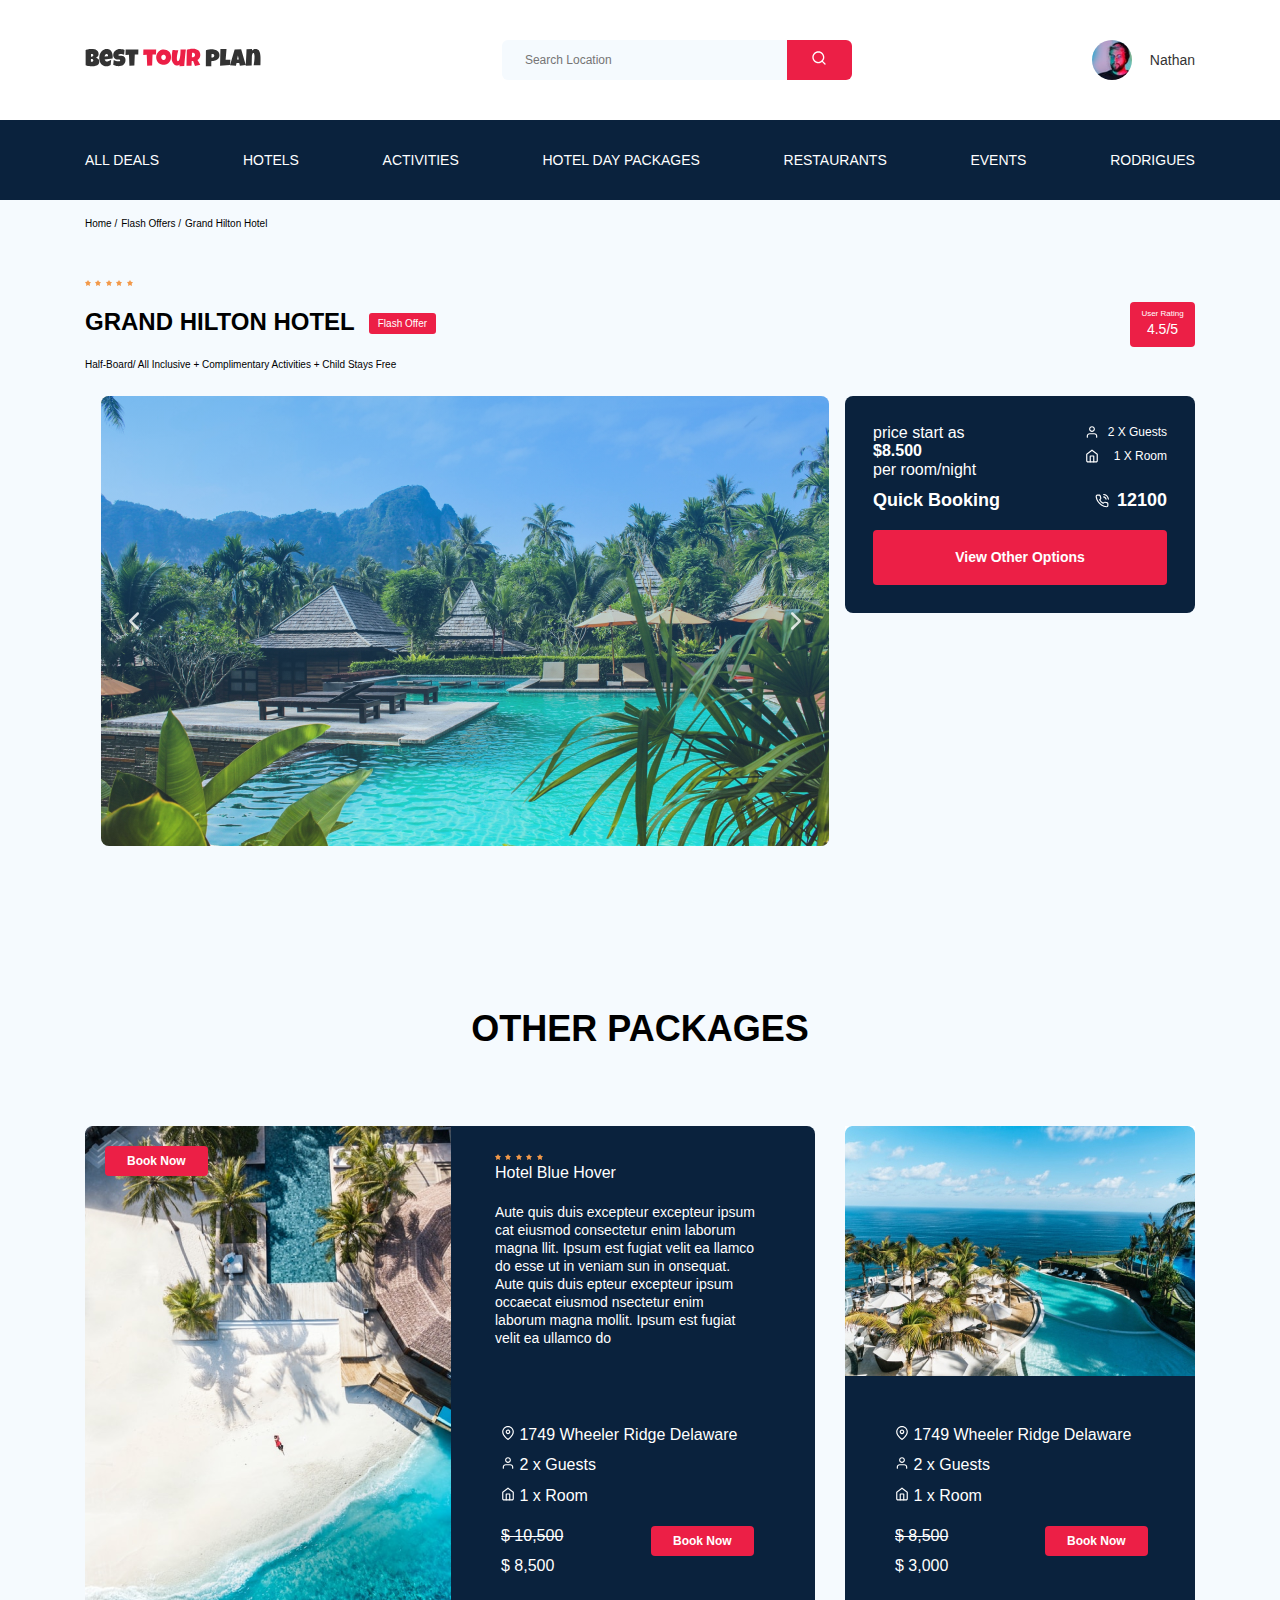
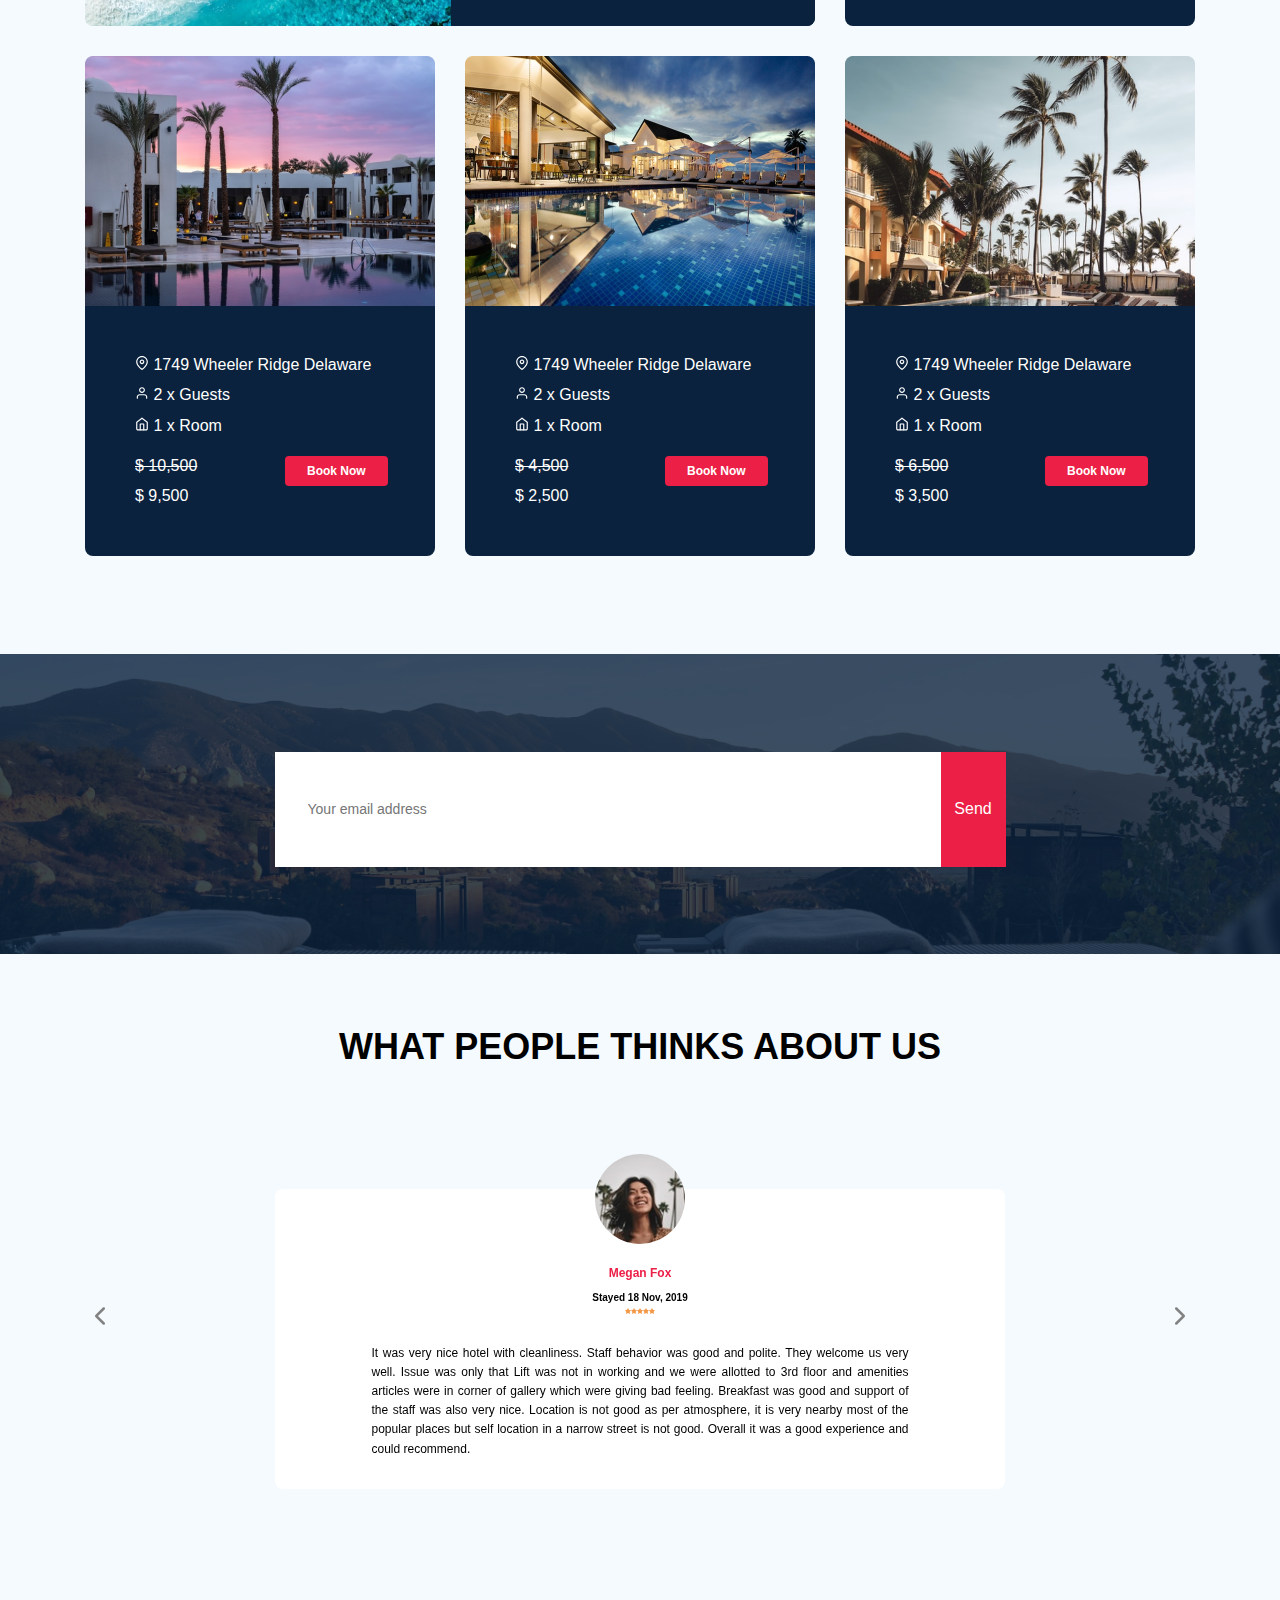
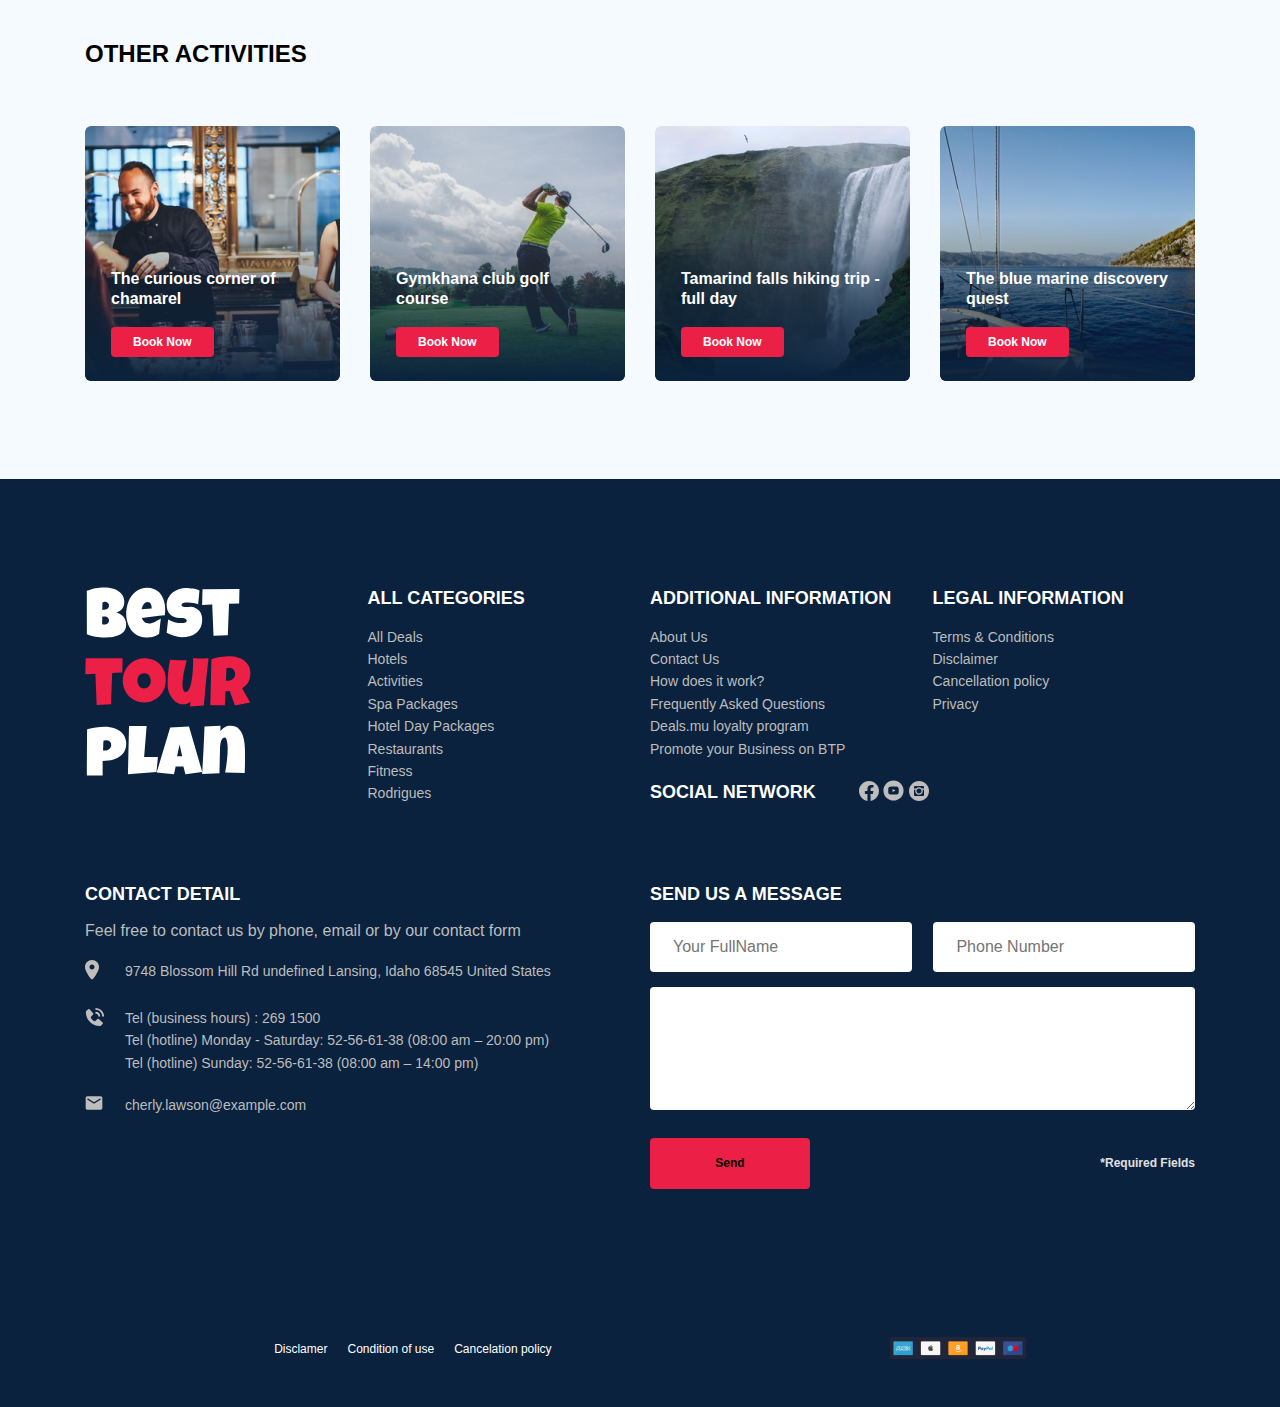
<file: index.html>
<!DOCTYPE html>
<html lang="en">
  <head>
    <meta charset="UTF-8" />
    <meta name="viewport" content="width=device-width, initial-scale=1.0" />
    <title>Best Tour Plan - Hotel Booking</title>
    <link
      href="https://fonts.googleapis.com/css2?family=Mulish:ital,wght@0,400;1,700&family=Nunito:wght@400;700;800&display=swap"
      rel="preload"
    />
    <link rel="stylesheet" href="css/swiper-bundle.min.css" />
    <link rel="stylesheet" href="css/style.css" />
  </head>
  <body>
    <header class="navbar navbar__mobile_fixed">
      <div class="container">
        <div class="navbar-top">
          <a href="#" class="logo">
            <img
              src="img/horizontal-logo.svg"
              alt="Logo: Best Tour Plan"
              class="logo__img"
            />
          </a>
          <form action="#" class="search navbar__search navbar__search_mobile_hidden">
            <input
              type="text"
              class="search__input"
              placeholder="Search Location"
            />
            <button class="search__button">
              <img src="img/search.svg" alt="Icon: search" />
            </button>
          </form>
          <a href="#" class="user navbar__user navbar__user_mobile_hidden">
            <img
              src="img/user_avatar.jpeg"
              alt="avatar:Nathan"
              class="user__avatar"
            />
            <span class="user__name">Nathan</span>
          </a>
          <!-- user -->
          <button class="menu-button navbar-top__menu-button">
            <span class="menu-button__line"></span>
            <span class="menu-button__line"></span>
            <span class="menu-button__line"></span>
          </button>
          <!-- navbar-top -->
        </div>
        <!-- navbar-menu -->
      </div>
      <!-- container -->
      <div class="navbar-bottom">
        <div class="container">
          <ul class="navbar-menu">
            <li class="navbar-menu__item navbar-menu__item_mobile_visible">
              <a href="#" class="user navbar__user_mobile_visible">
                <img src="img/user_avatar.jpeg" alt="Avatar:Nathan" class="user__avatar">
                <span class="user__name user__name_light">Nathan</span>
              </a>
            </li>
            <li class="navbar-menu__item navbar-menu__item_mobile_visible">
              <form action="#" class="search navbar__search navbar__search_mobile_visible">
                <input type="text" class="search__input"placeholder="Search Location">
                <button class="search__button"></button>
              </a>
            </li>
            <li class="navbar-menu__item">
              <a href="#" class="navbar-menu__link">All Deals</a>
            </li>
            <li class="navbar-menu__item">
              <a href="#" class="navbar-menu__link">Hotels</a>
            </li>
            <li class="navbar-menu__item">
              <a href="#" class="navbar-menu__link">Activities</a>
            </li>
            <li class="navbar-menu__item">
              <a href="#" class="navbar-menu__link">Hotel Day Packages</a>
            </li>
            <li class="navbar-menu__item">
              <a href="#" class="navbar-menu__link">Restaurants</a>
            </li>
            <li class="navbar-menu__item">
              <a href="#" class="navbar-menu__link">Events</a>
            </li>
            <li class="navbar-menu__item">
              <a href="#" class="navbar-menu__link">Rodrigues</a>
            </li>
          </ul>
          <!-- /.navbar-menu -->
        </div>
        <!-- container -->
      </div>
      <!-- navbar-bottom -->
    </header>
    <nav class="breadcrumb">
      <div class="container">
        <ul class="breadcrumb-list">
          <li class="breadcrumb-list__item">
            <a href="#" class="breadcrumb-list__link">Home</a>
          </li>
          <li class="breadcrumb-list__item">
            <a href="#" class="breadcrumb-list__link">Flash Offers</a>
          </li>
          <li class="breadcrumb-list__item">Grand Hilton Hotel</li>
        </ul>
      </div>
      <!-- /.container -->
    </nav>
    <!-- /.breadcrumb -->
    <section class="hotel">
      <div class="container">
        <div class="hotel-info">
          <div class="hotel-info__text">
            <div class="hotel-wrapper">
              <div class="stars">
                <img src="img/star.svg" alt="star" />
                <img src="img/star.svg" alt="star" />
                <img src="img/star.svg" alt="star" />
                <img src="img/star.svg" alt="star" />
                <img src="img/star.svg" alt="star" />
              </div>
              <h1 class="hotel-name hotel-info__name">GRAND HILTON HOTEL</h1>
              <span class="offer hotel-info__offer">Flash Offer</span>
            </div>
            <p class="hotel-description hotel-info__description">
              Half-Board/ All Inclusive + Complimentary Activities + Child Stays
              Free
            </p>
          </div>
          <!-- hotel-info__left -->
          <div data-toggle="modal" data-href="#rating-modal"class="rating hotel-info__rating">
            <span class="rating__text">User Rating</span>
            <span class="rating__counter">4.5/5</span>
          </div>
          <!-- hotel-info__right -->
        </div>
        <!-- /.hotel-info -->
        <div class="hotel-grid">
          <!-- Slider main container -->
          <div class="swiper-container hotel-slider hotel__slider">
            <div class="swiper-wrapper">
              <!-- Slides -->
              <div class="swiper-slide hotel-slider__item">
                <img class="swiper-slide__image" src="img/slide-1.jpg" alt="" />
              </div>
              <div class="swiper-slide hotel-slider__item">
                <img class="swiper-slide__image" src="img/slide-2.jpg" alt="" />
              </div>
              <div class="swiper-slide hotel-slider__item">
                <img class="swiper-slide__image" src="img/slide-3.jpg" alt="" />
              </div>
              <div class="swiper-slide hotel-slider__item">
                <img class="swiper-slide__image" src="img/slide-4.jpg" alt="" />
              </div>
              <div class="swiper-slide hotel-slider__item">
                <img class="swiper-slide__image" src="img/slide-5.jpg" alt="" />
              </div>
              <div class="swiper-slide hotel-slider__item">
                <img class="swiper-slide__image" src="img/slide-6.jpg" alt="" />
              </div>
            </div>
            <!-- swiper-wrapper -->
            <div class="hotel-slider__button hotel-slider__button--prev"></div>
            <div class="hotel-slider__button hotel-slider__button--next"></div>
          </div>
          <!-- /.swiper-container -->
          <div class="hotel-right">
            <div class="booking">
              <div class="booking__info">
                <div class="booking__price">
                  <span class="booking__start">price start as</span>
                  <strong class="booking__pricretag">$8.500</strong>
                  <span class="booking__per-room">per room/night</span>
                </div>
                <!-- .booking__price -->
                <div class="booking-room">
                  <div class="booking__text">
                    <img
                      src="img/user.svg"
                      alt="icone:user"
                      class="booking__icon"
                    />
                    <span class="booking__description">2 X Guests</span>
                  </div>
                  <div class="booking__text">
                    <img
                      src="img/home.svg"
                      alt="icone:home"
                      class="booking__icon"
                    />
                    <span class="booking__description">1 X Room</span>
                  </div>
                </div>
                <!-- .booking__room -->
              </div>
              <!-- /.booking-info -->
              <div class="booking__call-center">
                <span class="booking__heading">Quick Booking</span>
                <a href="tel:12100" class="booking__number">
                  <img src="img/phone-call.svg" alt="icon: phon" />
                  <span class="booking__num">12100</span>
                </a>
              </div>
              <!-- /.call-center -->
              <button data-toggle="modal" data-href="#booking-modal" class="button booking__button">View Other Options</button>
            </div>
            <!-- /.booking -->
            <div class="map">
              <iframe
                src="https://www.google.com/maps/embed?pb=!1m18!1m12!1m3!1d3952.0413263625383!2d98.29254741513954!3d7.890745494315366!2m3!1f0!2f0!3f0!3m2!1i1024!2i768!4f13.1!3m3!1m2!1s0x30503b7bfcd9f903%3A0xf7065fac1e3d7c48!2sDoubleTree%20by%20Hilton%20Phuket%20Banthai%20Resort!5e0!3m2!1sru!2sru!4v1600782963977!5m2!1sru!2sru"
                width="100%"
                height="213"
                frameborder="0"
                style="border: 0"
                allowfullscreen=""
                aria-hidden="false"
                tabindex="0"
              ></iframe>
            </div>
            <!-- .map -->
          </div>
          <!-- .hotel-right -->
        </div>
        <!-- /.hotel-grid -->
      </div>
      <!-- /.container -->
    </section>
        <section class="packages">
          <div class="container">
            <h2 class="packages__title">Other Packages</h2>
            <div class="packages__grid">
              <div class="packages__card packages__card--first">
                <img src="img/package-1.jpeg" class="packages__card-image" alt="package-1" />
                <button class="packages__card-button packages__card-button--first">Book Now</button>
              </div>
              <div class="packages__card packages__card--seconde">
                <div class="packages__card-main packages__card-main--second ">
                  <div class="package__rating">
                    <img src="img/star.svg" alt="star" />
                    <img src="img/star.svg" alt="star" />
                    <img src="img/star.svg" alt="star" />
                    <img src="img/star.svg" alt="star" />
                    <img src="img/star.svg" alt="star" />
                  </div>
                  <span class="packags__card-title">Hotel Blue Hover</span>
                  <p class="packages__card-text">
                    Aute quis duis excepteur excepteur ipsum cat eiusmod consectetur
                    enim laborum magna llit. Ipsum est fugiat velit ea llamco do
                    esse ut in veniam sun in onsequat. Aute quis duis epteur
                    excepteur ipsum occaecat eiusmod nsectetur enim laborum magna
                    mollit. Ipsum est fugiat velit ea ullamco do
                  </p>
                </div>
                <div class="packages__card-footer">
                  <div class="place">
                    <img src="img/map-pin.svg" alt="" />
                    <span class="packag__span">1749 Wheeler Ridge Delaware</span>
                  </div>
                  <div class="gests">
                    <img src="img/user.svg" alt="icon:user" />
                    <span class="gests">2 x Guests</span>
                  </div>
                  <div class="room">
                    <img src="img/home.svg" alt="icone:home" />
                    <span class="home">1 x Room</span>
                  </div>
                  <div class="old-price"><s>$ 10,500</s></div>
                  <div class="new-price">$ 8,500</div>
                </div>
                <button class="packages__card-button">Book Now</button>
              </div>
        
              <div class="packages__card packages__card--other">
                <div class="packages__card-main">
                  <img src="img/package-2.jpeg" alt="package-3" />
                </div>
                <div class="packages__card-footer">
                  <div class="place">
                    <img src="img/map-pin.svg" alt="" />
                    <span class="packag__span">1749 Wheeler Ridge Delaware</span>
                  </div>
                  <div class="gests">
                    <img src="img/user.svg" alt="icon:user" />
                    <span class="gests">2 x Guests</span>
                  </div>
                  <div class="room">
                    <img src="img/home.svg" alt="icone:home" />
                    <span class="home">1 x Room</span>
                  </div>
                  <div class="old-price"><s>$ 8,500</s></div>
                  <div class="new-price">$ 3,000</div>
                </div>
                <button class="packages__card-button">Book Now</button>
              </div>
              <div class="packages__card packages__card--other">
                <div class="packages__card-main">
                  <img src="img/package-3.jpeg" alt="package-4" />
                </div>
                <div class="packages__card-footer">
                  <div class="place">
                    <img src="img/map-pin.svg" alt="" />
                    <span class="packag__span">1749 Wheeler Ridge Delaware</span>
                  </div>
                  <div class="gests">
                    <img src="img/user.svg" alt="icon:user" />
                    <span class="gests">2 x Guests</span>
                  </div>
                  <div class="room">
                    <img src="img/home.svg" alt="icone:home" />
                    <span class="home">1 x Room</span>
                  </div>
                  <div class="old-price"><s>$ 10,500</s></div>
                  <div class="new-price">$ 9,500</div>
                </div>
                <button class="packages__card-button">Book Now</button>
              </div>
        
              <div class="packages__card packages__card--other">
                <div class="packages__card-main">
                  <img src="img/package-4.jpeg" alt="package-5" />
                </div>
                <div class="packages__card-footer">
                  <div class="place">
                    <img src="img/map-pin.svg" alt="" />
                    <span class="packag__span">1749 Wheeler Ridge Delaware</span>
                  </div>
                  <div class="gests">
                    <img src="img/user.svg" alt="icon:user" />
                    <span class="gests">2 x Guests</span>
                  </div>
                  <div class="room">
                    <img src="img/home.svg" alt="icone:home" />
                    <span class="home">1 x Room</span>
                  </div>
                  <div class="old-price"><s>$ 4,500</s></s></div>
                  <div class="new-price">$ 2,500</div>
                </div>
                <button class="packages__card-button">Book Now</button>
              </div>
              <div class="packages__card packages__card--other">
                <div class="packages__card-main">
                  <img src="img/package-5.jpeg" alt="package-6" />
                </div>
                <div class="packages__card-footer">
                  <div class="place">
                    <img src="img/map-pin.svg" alt="" />
                    <span class="packag__span">1749 Wheeler Ridge Delaware</span>
                  </div>
                  <div class="gests">
                    <img src="img/user.svg" alt="icon:user" />
                    <span class="gests">2 x Guests</span>
                  </div>
                  <div class="room">
                    <img src="img/home.svg" alt="icone:home" />
                    <span class="home">1 x Room</span>
                  </div>
                  <div class="old-price"><s>$ 6,500</s></div>
                  <div class="new-price">$ 3,500</div>
                </div>
                <button class="packages__card-button">Book Now</button>
              </div>
              <!-- .card -->
            </div>
            <!-- .packages-wrapper -->
          </div>
          <!-- .container -->
        </section>
          <!-- package -->
    <section class="newsletter">
      <div class="newsletter-wrapper">
        <h2 class="newsletter-title newsletter__title">
          subsribe to our
          <span class="newsletter-title__strong">newsletter</span>
        </h2>
        <form action="#" class="subscribe newsletter__subscribe">
          <input
            type="text"
            class="subscribe__input"
            placeholder="Your email address"
          />
          <button class="subscribe__button">Send</button>
        </form>
      </div>
      <!--/.newsletter-wrapper  -->
    </section>
    <!-- /newsletter-->
    <section class="reviews">
      <div class="container">
        <h2 class="reviews__title">What people thinks about us</h2>
        <div class="swiper-container reviews-slider">
          <!-- swiper-wrapper -->
          <div class="swiper-wrapper">
            <div class="swiper-slide">
              <div class="reviews-slider__item">
                <div class="reviews-slider__profile">
                  <img
                    src="img/reviews-avatar.jpeg"
                    alt="Photo: Megan Fox"
                    class="reviews-slider__avatar"
                  />
                  <h3 class="reviews-slider__username">Megan Fox</h3>
                  <span class="reviews-slider__date">Stayed 18 Nov, 2019</span>
                  <div class="reviews-slider__rating">
                    <img src="img/star.svg" alt="star" />
                    <img src="img/star.svg" alt="star" />
                    <img src="img/star.svg" alt="star" />
                    <img src="img/star.svg" alt="star" />
                    <img src="img/star.svg" alt="star" />
                  </div>
                  <!-- /.reviews-slider__rating -->
                </div>
                <!-- /.reviews-slider__profile -->
                <p class="reviews-slider__text">
                  It was very nice hotel with cleanliness. Staff behavior was
                  good and polite. They welcome us very well. Issue was only
                  that Lift was not in working and we were allotted to 3rd floor
                  and amenities articles were in corner of gallery which were
                  giving bad feeling. Breakfast was good and support of the
                  staff was also very nice. Location is not good as per
                  atmosphere, it is very nearby most of the popular places but
                  self location in a narrow street is not good. Overall it was a
                  good experience and could recommend.
                </p>
              </div>
              <!-- reviews-slider__item -->
            </div>
            <!-- swiper-slide -->
            <div class="swiper-slide">
              <div class="reviews-slider__item">
                <div class="reviews-slider__profile">
                  <img
                    src="img/reviews-avatar-1.jpeg"
                    alt="Photo: Megan Fox"
                    class="reviews-slider__avatar"
                  />
                  <h3 class="reviews-slider__username">Djim Duggan</h3>
                  <span class="reviews-slider__date">Stayed 28 Dec, 2019</span>
                  <div class="reviews-slider__rating">
                    <img src="img/star.svg" alt="star" />
                    <img src="img/star.svg" alt="star" />
                    <img src="img/star.svg" alt="star" />
                    <img src="img/star.svg" alt="star" />
                    <img src="img/star.svg" alt="star" />
                  </div>
                  <!-- /.reviews-slider__rating -->
                </div>
                <!-- /.reviews-slider__profile -->
                <p class="reviews-slider__text">
                  It was very nice hotel with cleanliness. Staff behavior was
                  good and polite. They welcome us very well. Issue was only
                  that Lift was not in working and we were allotted to 3rd floor
                  and amenities articles were in corner of gallery which were
                  giving bad feeling. Breakfast was good and support of the
                  staff was also very nice. Location is not good as per
                  atmosphere, it is very nearby most of the popular places but
                  self location in a narrow street is not good. Overall it was a
                  good experience and could recommend.
                </p>
              </div>
              <!-- reviews-slider__item -->
            </div>
            <!-- swiper-slide -->
          </div>
          <div
            class="reviews-slider__button reviews-slider__button--prev"
          ></div>
          <div
            class="reviews-slider__button reviews-slider__button--next"
          ></div>
        </div>
        <!-- /.reviews-slider -->
      </div>
      <!-- container -->
    </section>
    <!-- /.review -->
    <section class="activities">
      <div class="container">
        <h2 class="activities__title">Other Activities</h2>

        <div class="activities-wrapper">
          <div class="card activities__card">
            <img
              src="img/activ-1.jpg"
              alt="The curious corner of chamarel"
              class="card__image"
            />
            <h3 class="card__title">The curious corner of chamarel</h3>
            <button class="card__button">Book Now</button>
          </div>
          <!-- ./card -->
          <div class="card activities__card">
            <img
              src="img/activ-2.jpg"
              alt="Gymkhana club golf course"
              class="card__image"
            />
            <h3 class="card__title">Gymkhana club golf course</h3>
            <button class="card__button">Book Now</button>
          </div>
          <!-- ./card -->
          <div class="card activities__card">
            <img
              src="img/activ-3.jpg"
              alt="Tamarind falls hiking trip - full day"
              class="card__image"
            />
            <h3 class="card__title">Tamarind falls hiking trip - full day</h3>
            <button class="card__button">Book Now</button>
          </div>
          <!-- ./card -->
          <div class="card activities__card">
            <img
              src="img/activ-4.jpg"
              alt="The blue marine discovery quest"
              class="card__image"
            />
            <h3 class="card__title">The blue marine discovery quest</h3>
            <button class="card__button">Book Now</button>
          </div>
          <!-- ./card -->
        </div>
        <!-- activities-wrapper -->
      </div>
      <!-- /.container -->
    </section>
    <!-- section-activities -->
    <footer class="footer">
      <div class="container">
        <div class="footer-wrapper">
          <img src="img/vertical-logo.svg" alt="Logo:Best Tour Plan"
           class="logo footer__logo">
           <div class="footer__list footer__categories">
            <h3 class="footer__title">ALL CATEGORIES</h3>
            <ul class="footer__ul">
              <li class="footer__item"><a href="#" class="footer__link">
               All Deals
              </a></li>
              <li class="footer__item"><a href="#" class="footer__link"> Hotels</a></li>
              <li class="footer__item"><a href="#" class="footer__link"> Activities</a></li>
              <li class="footer__item"><a href="#" class="footer__link"> Spa Packages
              </a></li>
              <li class="footer__item"><a href="#" class="footer__link">Hotel Day Packages
              </a></li>
              <li class="footer__item"><a href="#" class="footer__link"> Restaurants
              </a></li>
              <li class="footer__item"><a href="#" class="footer__link">Fitness</a></li>
              <li class="footer__item"><a href="#" class="footer__link"> Rodrigues</a></li>
            </ul>
            <!-- footer__ul -->
           </div>
           <!-- /.footer__list -->
            <div class="footer__list footer__additional">
              <h3 class="footer__title">ADDITIONAL INFORMATION</h3>
              <ul class="footer__ul">
                <li class="footer__item"><a href="#" class="footer__link">
                    About Us
                  </a></li>
                <li class="footer__item"><a href="#" class="footer__link">Contact Us</a></li>
                <li class="footer__item"><a href="#" class="footer__link">How does it work?</a></li>
                <li class="footer__item"><a href="#" class="footer__link">Frequently Asked Questions
                  </a></li>
                <li class="footer__item"><a href="#" class="footer__link">Deals.mu loyalty program
                  </a></li>
                <li class="footer__item"><a href="#" class="footer__link">
                Promote your Business on BTP
                  </a></li>
              </ul>
              <!-- footer__ul -->
            </div>
            <!-- /.footer__list -->
            <div class="footer__social-network">
             <h3 class="footer__title footer__title--inline">Social Network</h3>
             <div class="footer__social-links">
              <a href="#" class="footer__link"><img src="img/facebook.svg" alt="icon:facebook"></a>
              <a href="#" class="footer__link"><img src="img/youtube.svg" alt="icon:youtube"></a>
              <a href="#" class="footer__link"><img src="img/instagram.svg" alt="icon:instagram" ></a>
             </div>
            </div>
            <!-- footer__social-network -->
            <div class="footer__list footer__legal">
              <h3 class="footer__title">LEGAL INFORMATION</h3>
              <ul class="footer__ul">
                <li class="footer__item"><a href="#" class="footer__link">
                    Terms & Conditions
                  </a></li>
                <li class="footer__item"><a href="#" class="footer__link">Disclaimer</a></li>
                <li class="footer__item"><a href="#" class="footer__link">Cancellation policy</a></li>
                <li class="footer__item"><a href="#" class="footer__link">      
                Privacy
                  </a></li>
              </ul>
              <!-- footer__ul -->
            </div>
            <!-- /.footer__list -->
            <div class="footer__contact-details">
              <h3 class="footer__title">Contact Detail</h3>
              <p class="footer__text">
                Feel free to contact us by phone, email or by our contact form
              </p>
              <ul class="footer__ul">
                <li class="footer__item footer__item--mb-2">
                  <div class="footer__icone-wrapper">
                  <img src="img/map-marker.svg" class="footer__icone" alt="icone: map-marker">
                  </div> 
                  9748 Blossom Hill Rd undefined Lansing, Idaho 68545 United States  
                </li>
                <li class="footer__item footer__item--mb-2">
                  <div class="footer__icone-wrapper">
                  <img src="img/contact-phone-call.svg" class="footer__icone" alt="icon:phon-call">
                  </div>
                  Tel (business hours) : 269 1500<br>
                  Tel (hotline) Monday - Saturday: 52-56-61-38 (08:00 am – 20:00 pm)<br>
                  Tel (hotline) Sunday: 52-56-61-38 (08:00 am – 14:00 pm)
                </li>
                <li class="footer__item">
                  <div class="footer__icone-wrapper">
                  <img src="img/email.svg" class="footer__icone" alt="icone:email">
                  </div>
                  cherly.lawson@example.com
                </li>
              </ul>
            </div>
            <!-- /.footer__contact-details -->
            <div class="footer__contact-form">
              <h3 class="footer__title">Send us a message</h3>
              <form action="send.php" method="POST" class="form footer__form">
               <div class="footer__input-group">
                <input type="text" class="input footer__input" placeholder="Your FullName" name="name" required>
               </div>
               <div class="footer__input-group">
                <input type="tel" class="input footer__input" placeholder="Phone Number" name="phone" required>
               </div>
                <textarea
                 class="message footer__message"
                 placeholder="Message"
                 name="message">
                 </textarea>
                 <button type="submit" class="button footer__button">Send</button>
                 <span class="footer__info">*Required Fields</span>
              </form>
            </div>
              <!-- /.footer__contact-form -->
        </div>
        <!-- /.footer-wrapper -->
        <div class="footer-bottom">
          <div class="footer-bottom__text">
            <div class="footer-bottom__span">Disclamer</div>
            <div class="footer-bottom__span">Condition of use</div>
            <div class="footer-bottom__span">Cancelation policy</div>
          </div>
          <div class="footer-bottom__image">
            <img src="img/footer-bottom.png" alt="">
          </div>
        </div>
      </div>
      <!-- container -->
    </footer>
    <div class="modal" id="booking-modal">
      <div class="modal__overlay"></div>
      <!-- .modal__overlay -->
      <div class="modal__dialog">
      <a href="#" class="modal__close">
        <img src="img/close.svg" alt="icon:close">
      </a>
      <div class="modal__contact-form">
        <h3 class="modal__title">Send us a feedback</h3>
        <form action="send.php" method="POST" class="form modal__form">
          <input type="text" class="input modal__input" placeholder="Your FullName" name="name" required minlength="2">
          <input type="email" class="input modal__input" placeholder="Your Email" name="email"required>
          <input type="tel" class="input modal__input" placeholder="Phone Number" name="phone"required>
          <textarea class="message modal__message" placeholder="Message" name="message">
                        </textarea>
          <button type="submit" class="button modal__button">Send</button>
          <span class="modal__info">*Required Fields</span>
        </form>
      </div>
      <!-- /.modal__contact-form -->
      </div>
      <!-- .modal__dialog -->
    </div>
    <!-- .modal -->
    <div class="modal" id="rating-modal">
      <div class="modal__overlay"></div>
      <!-- .modal__overlay -->
      <div class="modal__dialog">
      <a href="#" class="modal__close">
        <img src="img/close.svg" alt="icon:close">
      </a>
      <div class="modal__contact-form">
        <h3 class="modal__title">Booking</h3>
        <form action="send.php" method="POST" class="form modal__form">
          <input type="text" class="input modal__input" placeholder="Your FullName" name="name" required minlength="2">
          <input type="tel" class="input modal__input" placeholder="Phone Number" name="phone" required>
          <input type="email" class="input modal__input" placeholder="Your Email" name="email" required>
          <textarea class="message modal__message" placeholder="Message" name="message">
                        </textarea>
          <button type="submit" class="button modal__button">Send</button>
          <span class="modal__info">*Required Fields</span>
        </form>
      </div>
      <!-- /.modal__contact-form -->
      </div>
      <!-- .modal__dialog -->
    </div>
    <!-- .modal -->
    <script src="JS/jquery-3.5.1.min.js"></script>
    <script src="JS/swiper-bundle.min.js"></script>
    <script src="JS/jquery.validate.min.js"></script>
    <script src="JS/main.js"></script>
  </body>
</html>
</file>
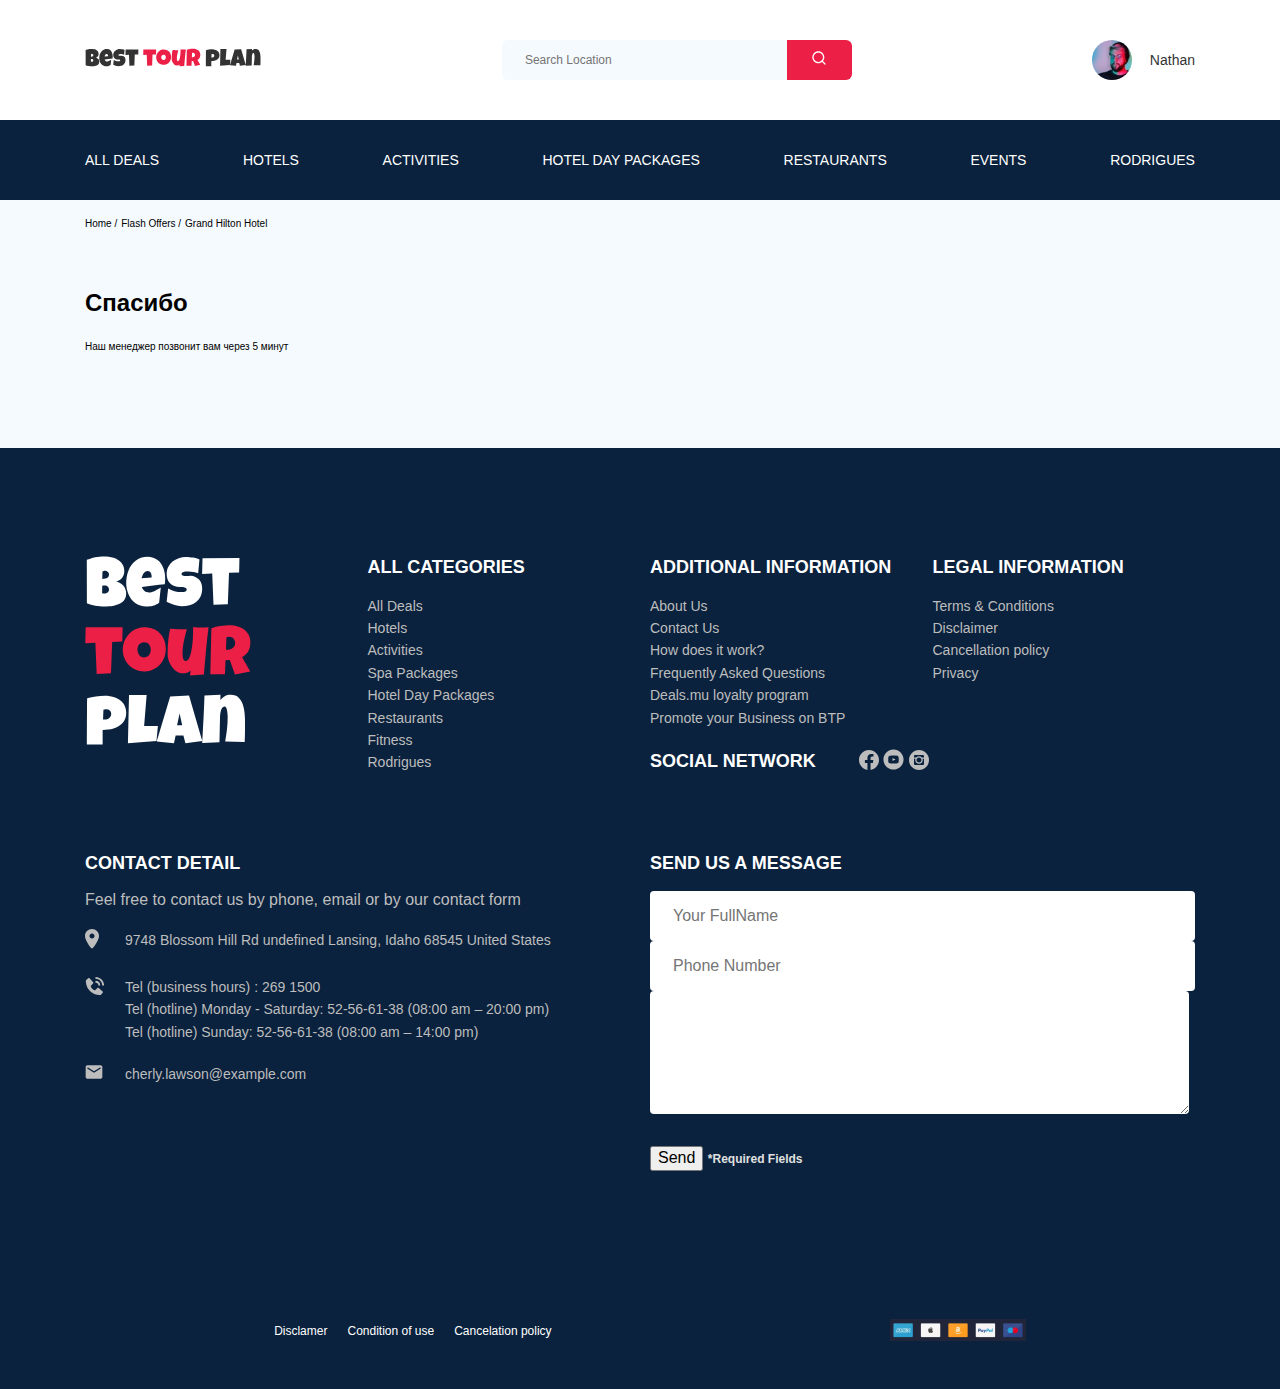
<file: thankyou.html>
<!DOCTYPE html>
<html lang="en">

<head>
  <meta charset="UTF-8" />
  <meta name="viewport" content="width=device-width, initial-scale=1.0" />
  <title>Best Tour Plan - Hotel Booking</title>
  <link
    href="https://fonts.googleapis.com/css2?family=Mulish:ital,wght@0,400;1,700&family=Nunito:wght@400;700;800&display=swap"
    rel="stylesheet" />
  <link rel="stylesheet" href="css/swiper-bundle.min.css" />
  <link rel="stylesheet" href="css/style.css" />
</head>

<body>
  <header class="navbar navbar__mobile_fixed">
    <div class="container">
      <div class="navbar-top">
        <a href="#" class="logo">
          <img src="img/horizontal-logo.svg" alt="Logo: Best Tour Plan" class="logo__img" />
        </a>
        <form action="#" class="search navbar__search navbar__search_mobile_hidden">
          <input type="text" class="search__input" placeholder="Search Location" />
          <button class="search__button">
            <img src="img/search.svg" alt="Icon: search" />
          </button>
        </form>
        <a href="#" class="user navbar__user navbar__user_mobile_hidden">
          <img src="img/user_avatar.jpeg" alt="avatar:Nathan" class="user__avatar" />
          <span class="user__name">Nathan</span>
        </a>
        <!-- user -->
        <button class="menu-button navbar-top__menu-button">
          <span class="menu-button__line"></span>
          <span class="menu-button__line"></span>
          <span class="menu-button__line"></span>
        </button>
        <!-- navbar-top -->
      </div>
      <!-- navbar-menu -->
    </div>
    <!-- container -->
    <div class="navbar-bottom">
      <div class="container">
        <ul class="navbar-menu">
          <li class="navbar-menu__item navbar-menu__item_mobile_visible">
            <a href="#" class="user navbar__user_mobile_visible">
              <img src="img/user_avatar.jpeg" alt="Avatar:Nathan" class="user__avatar">
              <span class="user__name user__name_light">Nathan</span>
            </a>
          </li>
          <li class="navbar-menu__item navbar-menu__item_mobile_visible">
            <form action="#" class="search navbar__search navbar__search_mobile_visible">
              <input type="text" class="search__input" placeholder="Search Location">
              <button class="search__button"></button>
              </a>
          </li>
          <li class="navbar-menu__item">
            <a href="#" class="navbar-menu__link">All Deals</a>
          </li>
          <li class="navbar-menu__item">
            <a href="#" class="navbar-menu__link">Hotels</a>
          </li>
          <li class="navbar-menu__item">
            <a href="#" class="navbar-menu__link">Activities</a>
          </li>
          <li class="navbar-menu__item">
            <a href="#" class="navbar-menu__link">Hotel Day Packages</a>
          </li>
          <li class="navbar-menu__item">
            <a href="#" class="navbar-menu__link">Restaurants</a>
          </li>
          <li class="navbar-menu__item">
            <a href="#" class="navbar-menu__link">Events</a>
          </li>
          <li class="navbar-menu__item">
            <a href="#" class="navbar-menu__link">Rodrigues</a>
          </li>
        </ul>
        <!-- /.navbar-menu -->
      </div>
      <!-- container -->
    </div>
    <!-- navbar-bottom -->
  </header>
  <nav class="breadcrumb">
    <div class="container">
      <ul class="breadcrumb-list">
        <li class="breadcrumb-list__item">
          <a href="#" class="breadcrumb-list__link">Home</a>
        </li>
        <li class="breadcrumb-list__item">
          <a href="#" class="breadcrumb-list__link">Flash Offers</a>
        </li>
        <li class="breadcrumb-list__item">Grand Hilton Hotel</li>
      </ul>
    </div>
    <!-- /.container -->
  </nav>
  <!-- /.breadcrumb -->
  <section class="hotel">
    <div class="container">
      <div class="hotel-info">
        <div class="hotel-info__text">
          <div class="hotel-wrapper">
            <h1 class="hotel-name hotel-info__name">Спасибо</h1>
          </div>
          <p class="hotel-description hotel-info__description">
              Наш менеджер позвонит вам через 5 минут
          </p>
        </div>
        <!-- hotel-info__text -->
      </div>
      <!-- /.hotel-info -->
    </div>
    <!-- /.container -->
  </section>

  <footer class="footer">
    <div class="container">
      <div class="footer-wrapper">
        <img src="img/vertical-logo.svg" alt="Logo:Best Tour Plan" class="logo footer__logo">
        <div class="footer__list footer__categories">
          <h3 class="footer__title">ALL CATEGORIES</h3>
          <ul class="footer__ul">
            <li class="footer__item"><a href="#" class="footer__link">
                All Deals
              </a></li>
            <li class="footer__item"><a href="#" class="footer__link"> Hotels</a></li>
            <li class="footer__item"><a href="#" class="footer__link"> Activities</a></li>
            <li class="footer__item"><a href="#" class="footer__link"> Spa Packages
              </a></li>
            <li class="footer__item"><a href="#" class="footer__link">Hotel Day Packages
              </a></li>
            <li class="footer__item"><a href="#" class="footer__link"> Restaurants
              </a></li>
            <li class="footer__item"><a href="#" class="footer__link">Fitness</a></li>
            <li class="footer__item"><a href="#" class="footer__link"> Rodrigues</a></li>
          </ul>
          <!-- footer__ul -->
        </div>
        <!-- /.footer__list -->
        <div class="footer__list footer__additional">
          <h3 class="footer__title">ADDITIONAL INFORMATION</h3>
          <ul class="footer__ul">
            <li class="footer__item"><a href="#" class="footer__link">
                About Us
              </a></li>
            <li class="footer__item"><a href="#" class="footer__link">Contact Us</a></li>
            <li class="footer__item"><a href="#" class="footer__link">How does it work?</a></li>
            <li class="footer__item"><a href="#" class="footer__link">Frequently Asked Questions
              </a></li>
            <li class="footer__item"><a href="#" class="footer__link">Deals.mu loyalty program
              </a></li>
            <li class="footer__item"><a href="#" class="footer__link">
                Promote your Business on BTP
              </a></li>
          </ul>
          <!-- footer__ul -->
        </div>
        <!-- /.footer__list -->
        <div class="footer__social-network">
          <h3 class="footer__title footer__title--inline">Social Network</h3>
          <div class="footer__social-links">
            <a href="#" class="footer__link"><img src="img/facebook.svg" alt="icon:facebook"></a>
            <a href="#" class="footer__link"><img src="img/youtube.svg" alt="icon:youtube"></a>
            <a href="#" class="footer__link"><img src="img/instagram.svg" alt="icon:instagram"></a>
          </div>
        </div>
        <!-- footer__social-network -->
        <div class="footer__list footer__legal">
          <h3 class="footer__title">LEGAL INFORMATION</h3>
          <ul class="footer__ul">
            <li class="footer__item"><a href="#" class="footer__link">
                Terms & Conditions
              </a></li>
            <li class="footer__item"><a href="#" class="footer__link">Disclaimer</a></li>
            <li class="footer__item"><a href="#" class="footer__link">Cancellation policy</a></li>
            <li class="footer__item"><a href="#" class="footer__link">
                Privacy
              </a></li>
          </ul>
          <!-- footer__ul -->
        </div>
        <!-- /.footer__list -->
        <div class="footer__contact-details">
          <h3 class="footer__title">Contact Detail</h3>
          <p class="footer__text">
            Feel free to contact us by phone, email or by our contact form
          </p>
          <ul class="footer__ul">
            <li class="footer__item footer__item--mb-2">
              <div class="footer__icone-wrapper">
                <img src="img/map-marker.svg" class="footer__icone" alt="icone: map-marker">
              </div>
              9748 Blossom Hill Rd undefined Lansing, Idaho 68545 United States
            </li>
            <li class="footer__item footer__item--mb-2">
              <div class="footer__icone-wrapper">
                <img src="img/contact-phone-call.svg" class="footer__icone" alt="icon:phon-call">
              </div>
              Tel (business hours) : 269 1500<br>
              Tel (hotline) Monday - Saturday: 52-56-61-38 (08:00 am – 20:00 pm)<br>
              Tel (hotline) Sunday: 52-56-61-38 (08:00 am – 14:00 pm)
            </li>
            <li class="footer__item">
              <div class="footer__icone-wrapper">
                <img src="img/email.svg" class="footer__icone" alt="icone:email">
              </div>
              cherly.lawson@example.com
            </li>
          </ul>
        </div>
        <!-- /.footer__contact-details -->
        <div class="footer__contact-form">
          <h3 class="footer__title">Send us a message</h3>
          <form action="send.php" method="POST" class="footer__form">
            <input type="text" class="input footer__input" placeholder="Your FullName" name="name">
            <input type="text" class="input footer__input" placeholder="Phone Number" name="phone">
            <textarea class="footer__message" placeholder="Message" name="message">
                 </textarea>
            <button type="submit" class="footer__button">Send</button>
            <span class="footer__info">*Required Fields</span>
          </form>
        </div>
        <!-- /.footer__contact-form -->
      </div>
      <!-- /.footer-wrapper -->
      <div class="footer-bottom">
        <div class="footer-bottom__text">
          <div class="footer-bottom__span">Disclamer</div>
          <div class="footer-bottom__span">Condition of use</div>
          <div class="footer-bottom__span">Cancelation policy</div>
        </div>
        <div class="footer-bottom__image">
          <img src="img/footer-bottom.png" alt="">
        </div>
      </div>
    </div>
    <!-- container -->
  </footer>
  <script src="JS/swiper-bundle.min.js"></script>
  <script src="JS/main.js"></script>
</body>

</html>
</file>
<file: css/style.css>
* {
  box-sizing: border-box; }

body {
  font-family: 'Muly', sans-serif;
  background-color: #F5FAFE; }

.container {
  max-width: 1110px;
  margin: auto; }

img {
  max-width: 100%; }

.form {
  display: flex;
  align-items: center;
  justify-content: space-between;
  flex-wrap: wrap; }

.input {
  background-color: #ffffff;
  border-radius: 4px;
  border: none;
  padding: 0 23px;
  height: 50px; }

.message {
  background-color: #ffffff;
  border-radius: 4px;
  padding: 18px 23px;
  border: none; }

.button {
  min-width: 160px;
  min-height: 50px;
  padding: 18px;
  font-style: normal;
  font-weight: bold;
  font-size: 12px;
  line-height: 15px;
  background-color: #ec1f46;
  border-radius: 4px;
  border: none;
  cursor: pointer; }

.invalid {
  color: #ec1f46;
  border: 1px solid #ec1f46; }

/*! normalize.css v8.0.1 | MIT License | github.com/necolas/normalize.css */
/* Document
   ========================================================================== */
/**
 * 1. Correct the line height in all browsers.
 * 2. Prevent adjustments of font size after orientation changes in iOS.
 */
html {
  line-height: 1.15;
  /* 1 */
  -webkit-text-size-adjust: 100%;
  /* 2 */ }

/* Sections
   ========================================================================== */
/**
 * Remove the margin in all browsers.
 */
body {
  margin: 0; }

/**
 * Render the `main` element consistently in IE.
 */
main {
  display: block; }

/**
 * Correct the font size and margin on `h1` elements within `section` and
 * `article` contexts in Chrome, Firefox, and Safari.
 */
h1 {
  font-size: 2em;
  margin: 0.67em 0; }

/* Grouping content
   ========================================================================== */
/**
 * 1. Add the correct box sizing in Firefox.
 * 2. Show the overflow in Edge and IE.
 */
hr {
  box-sizing: content-box;
  /* 1 */
  height: 0;
  /* 1 */
  overflow: visible;
  /* 2 */ }

/**
 * 1. Correct the inheritance and scaling of font size in all browsers.
 * 2. Correct the odd `em` font sizing in all browsers.
 */
pre {
  font-family: monospace, monospace;
  /* 1 */
  font-size: 1em;
  /* 2 */ }

/* Text-level semantics
   ========================================================================== */
/**
 * Remove the gray background on active links in IE 10.
 */
a {
  background-color: transparent; }

/**
 * 1. Remove the bottom border in Chrome 57-
 * 2. Add the correct text decoration in Chrome, Edge, IE, Opera, and Safari.
 */
abbr[title] {
  border-bottom: none;
  /* 1 */
  text-decoration: underline;
  /* 2 */
  text-decoration: underline dotted;
  /* 2 */ }

/**
 * Add the correct font weight in Chrome, Edge, and Safari.
 */
b,
strong {
  font-weight: bolder; }

/**
 * 1. Correct the inheritance and scaling of font size in all browsers.
 * 2. Correct the odd `em` font sizing in all browsers.
 */
code,
kbd,
samp {
  font-family: monospace, monospace;
  /* 1 */
  font-size: 1em;
  /* 2 */ }

/**
 * Add the correct font size in all browsers.
 */
small {
  font-size: 80%; }

/**
 * Prevent `sub` and `sup` elements from affecting the line height in
 * all browsers.
 */
sub,
sup {
  font-size: 75%;
  line-height: 0;
  position: relative;
  vertical-align: baseline; }

sub {
  bottom: -0.25em; }

sup {
  top: -0.5em; }

/* Embedded content
   ========================================================================== */
/**
 * Remove the border on images inside links in IE 10.
 */
img {
  border-style: none; }

/* Forms
   ========================================================================== */
/**
 * 1. Change the font styles in all browsers.
 * 2. Remove the margin in Firefox and Safari.
 */
button,
input,
optgroup,
select,
textarea {
  font-family: inherit;
  /* 1 */
  font-size: 100%;
  /* 1 */
  line-height: 1.15;
  /* 1 */
  margin: 0;
  /* 2 */ }

/**
 * Show the overflow in IE.
 * 1. Show the overflow in Edge.
 */
button,
input {
  /* 1 */
  overflow: visible; }

/**
 * Remove the inheritance of text transform in Edge, Firefox, and IE.
 * 1. Remove the inheritance of text transform in Firefox.
 */
button,
select {
  /* 1 */
  text-transform: none; }

/**
 * Correct the inability to style clickable types in iOS and Safari.
 */
button,
[type="button"],
[type="reset"],
[type="submit"] {
  -webkit-appearance: button; }

/**
 * Remove the inner border and padding in Firefox.
 */
button::-moz-focus-inner,
[type="button"]::-moz-focus-inner,
[type="reset"]::-moz-focus-inner,
[type="submit"]::-moz-focus-inner {
  border-style: none;
  padding: 0; }

/**
 * Restore the focus styles unset by the previous rule.
 */
button:-moz-focusring,
[type="button"]:-moz-focusring,
[type="reset"]:-moz-focusring,
[type="submit"]:-moz-focusring {
  outline: 1px dotted ButtonText; }

/**
 * Correct the padding in Firefox.
 */
fieldset {
  padding: 0.35em 0.75em 0.625em; }

/**
 * 1. Correct the text wrapping in Edge and IE.
 * 2. Correct the color inheritance from `fieldset` elements in IE.
 * 3. Remove the padding so developers are not caught out when they zero out
 *    `fieldset` elements in all browsers.
 */
legend {
  box-sizing: border-box;
  /* 1 */
  color: inherit;
  /* 2 */
  display: table;
  /* 1 */
  max-width: 100%;
  /* 1 */
  padding: 0;
  /* 3 */
  white-space: normal;
  /* 1 */ }

/**
 * Add the correct vertical alignment in Chrome, Firefox, and Opera.
 */
progress {
  vertical-align: baseline; }

/**
 * Remove the default vertical scrollbar in IE 10+.
 */
textarea {
  overflow: auto; }

/**
 * 1. Add the correct box sizing in IE 10.
 * 2. Remove the padding in IE 10.
 */
[type="checkbox"],
[type="radio"] {
  box-sizing: border-box;
  /* 1 */
  padding: 0;
  /* 2 */ }

/**
 * Correct the cursor style of increment and decrement buttons in Chrome.
 */
[type="number"]::-webkit-inner-spin-button,
[type="number"]::-webkit-outer-spin-button {
  height: auto; }

/**
 * 1. Correct the odd appearance in Chrome and Safari.
 * 2. Correct the outline style in Safari.
 */
[type="search"] {
  -webkit-appearance: textfield;
  /* 1 */
  outline-offset: -2px;
  /* 2 */ }

/**
 * Remove the inner padding in Chrome and Safari on macOS.
 */
[type="search"]::-webkit-search-decoration {
  -webkit-appearance: none; }

/**
 * 1. Correct the inability to style clickable types in iOS and Safari.
 * 2. Change font properties to `inherit` in Safari.
 */
::-webkit-file-upload-button {
  -webkit-appearance: button;
  /* 1 */
  font: inherit;
  /* 2 */ }

/* Interactive
   ========================================================================== */
/*
 * Add the correct display in Edge, IE 10+, and Firefox.
 */
details {
  display: block; }

/*
 * Add the correct display in all browsers.
 */
summary {
  display: list-item; }

/* Misc
   ========================================================================== */
/**
 * Add the correct display in IE 10+.
 */
template {
  display: none; }

/**
 * Add the correct display in IE 10.
 */
[hidden] {
  display: none; }

.navbar {
  background-color: #ffffff; }
  .navbar-top {
    display: flex;
    align-items: center;
    justify-content: space-between;
    padding-top: 40px;
    padding-bottom: 40px; }
    .navbar-top__search {
      margin: auto;
      margin-left: 108px; }
    .navbar-top__menu-button {
      display: none; }
  .navbar-bottom {
    background-color: #0a223d; }
  .navbar-menu {
    list-style-type: none;
    margin: 0;
    padding: 31px 0;
    display: flex;
    align-items: center;
    justify-content: space-between;
    color: #ffffff; }
    .navbar-menu__link {
      color: inherit;
      text-decoration: none;
      text-transform: uppercase;
      font-size: 14px;
      height-line: 18px; }
    .navbar-menu__item_mobile_visible {
      display: none; }

.logo {
  width: 177px; }

.search {
  display: flex;
  position: relative;
  overflow: hidden;
  border-radius: 6px;
  height: 40px; }
  .search__input {
    width: 350px;
    height: 100%;
    padding-left: 23px;
    padding-right: 76px;
    background-color: #f5fafe;
    border: none;
    font-size: 12px;
    line-height: 15px;
    color: #333333; }
  .search__button {
    position: absolute;
    top: 0;
    right: 0;
    width: 65px;
    height: 100%;
    border: none;
    background-color: #ec1f46; }

.user {
  display: flex;
  align-items: center;
  text-decoration: none; }
  .user__avatar {
    width: 40px;
    height: 40px;
    border-radius: 50%;
    object-fit: cover; }
  .user__name {
    margin-left: 18px;
    font-size: 14px;
    line-height: 18px;
    color: #333333; }

.breadcrumb-list {
  display: flex;
  align-items: center;
  padding: 18px 0px;
  margin: 0;
  list-style: none; }
  .breadcrumb-list__item {
    font-size: 10px;
    height: 13px; }
    .breadcrumb-list__item:not(:last-child)::after {
      content: '/';
      margin-right: 4px; }
  .breadcrumb-list__link {
    text-decoration: none;
    color: inherit; }

.hotel {
  padding-top: 23px;
  padding-bottom: 70px; }
  .hotel-info {
    display: flex;
    align-items: center;
    justify-content: space-between;
    padding-bottom: 20px; }
    .hotel-info__offer {
      margin-left: 14px;
      margin-top: 4px; }
    .hotel-info-name {
      margin-top: 4px;
      margin-bottom: 0; }
    .hotel-info__description {
      margin: 5px 0; }
  .hotel-name {
    font-size: 24px;
    line-height: 30px; }
  .hotel-wrapper {
    display: flex;
    flex-wrap: wrap;
    align-items: center; }
  .hotel-description {
    font-size: 10px;
    line-height: 13px; }
  .hotel-grid {
    display: flex;
    justify-content: space-between; }
  .hotel-right {
    display: flex;
    flex-direction: column;
    justify-content: space-between; }
  .hotel-slider {
    width: 728px;
    height: 450px; }
    .hotel-slider__item {
      width: 100%;
      height: 100%;
      position: relative;
      border-radius: 8px;
      overflow: hidden; }
      .hotel-slider__item:after {
        content: '';
        position: absolute;
        z-index: 10;
        width: 100%;
        height: 100%;
        top: 0;
        bottom: 0;
        left: 0;
        right: 0;
        background: linear-gradient(180deg, rgba(0, 122, 223, 0.48) 0%, rgba(255, 255, 255, 0.128) 100%); }
    .hotel-slider__button {
      position: absolute;
      top: 50%;
      transform: translateY(-50%);
      z-index: 99;
      width: 30px;
      height: 30px;
      border: none;
      cursor: pointer;
      background-repeat: no-repeat;
      background-position: center;
      background-size: 10px;
      background-color: transparent; }
      .hotel-slider__button--next {
        right: 18px;
        background-image: url(../img/arrow-next.svg); }
      .hotel-slider__button--prev {
        left: 18px;
        background-image: url(../img/arrow-prev.svg); }

.stars {
  flex-basis: 100%; }

.offer {
  font-size: 10px;
  line-height: 13px;
  padding: 4px 9px;
  background-color: #ec1f46;
  border-radius: 3px;
  color: #ffffff; }

.rating {
  max-width: 65px;
  min-height: 45px;
  text-align: center;
  color: #ffffff;
  background-color: #ec1f46;
  border-radius: 4px; }
  .rating__text {
    font-size: 8px;
    line-height: 10px; }
  .rating__counter {
    font-size: 14px;
    line-height: 18px; }

.booking {
  background-color: #0a223d;
  color: #ffffff;
  border-radius: 8px;
  width: 350px;
  min-height: 210px;
  padding: 28px; }
  .booking__info {
    display: flex;
    justify-content: space-between;
    margin-bottom: 9px; }
  .booking__price {
    display: flex;
    flex-direction: column; }
  .booking__star {
    font-weight: normal;
    font-size: 10px;
    line-height: 14px; }
  .booking__pricetag {
    font-style: normal;
    font-weight: 800;
    font-size: 24px;
    line-height: 33px; }
  .booking__room {
    margin-top: 4px; }
  .booking__text {
    display: flex;
    align-items: center;
    justify-content: space-between;
    margin-bottom: 8px;
    font-style: normal;
    font-weight: normal;
    font-size: 12px;
    line-height: 16px; }
  .booking__description {
    margin-left: 9px; }
  .booking__call-center {
    display: flex;
    justify-content: space-between;
    align-items: center;
    margin-bottom: 17px; }
  .booking__heading {
    font-style: normal;
    font-weight: 600;
    font-size: 18px;
    line-height: 25px; }
  .booking__number {
    display: flex;
    align-items: center;
    justify-content: space-between;
    color: inherit;
    text-decoration: none;
    font-weight: 600;
    font-size: 18px;
    line-height: 25px; }
  .booking__num {
    margin-left: 8px; }
  .booking__button {
    width: 100%;
    min-height: 45px;
    font-weight: 600;
    font-size: 14px;
    line-height: 19px;
    border-radius: 4px;
    background-color: #ec1f46;
    border: 0;
    color: #ffffff;
    cursor: pointer; }

.map {
  width: 347px;
  height: 213px;
  border-radius: 10px;
  overflow: hidden; }

.newsletter {
  position: relative;
  padding: 98px 0 87px 0;
  background-image: url(../img/newsletter-bg.jpeg);
  background-repeat: no-repeat;
  background-position: center;
  background-size: cover; }
  .newsletter:before {
    content: '';
    position: absolute;
    top: 0;
    left: 0;
    right: 0;
    width: 100%;
    height: 100%;
    background-color: rgba(10, 34, 61, 0.8); }
  .newsletter-wrapper {
    position: relative;
    display: flex;
    align-items: center;
    justify-content: space-between;
    max-width: 731px;
    margin: auto; }
  .newsletter-title {
    color: #ffffff;
    font-style: normal;
    font-weight: 300;
    font-size: 24px;
    line-height: 30px; }
    .newsletter-title__strong {
      display: block;
      font-size: 36px;
      line-height: 45px;
      text-transform: uppercase; }

.subscribe {
  position: relative;
  width: 350px;
  height: 55px;
  border-radius: 4px;
  overflow: hidden; }
  .subscribe__input {
    position: absolute;
    width: 100%;
    height: 100%;
    border: none;
    padding-left: 33px;
    padding-right: 75px;
    font-style: normal;
    font-weight: 300;
    font-size: 14px;
    line-height: 18px; }
  .subscribe__button {
    position: absolute;
    min-width: 65px;
    right: 0;
    top: 0;
    height: 100%;
    border: none;
    background: #ec1f46;
    color: #ffffff; }

.reviews {
  padding: 40px 0 70px 0; }
  .reviews__title {
    font-style: normal;
    font-weight: bold;
    font-size: 36px;
    line-height: 45px;
    text-align: center;
    text-transform: uppercase;
    margin-bottom: 75px; }
  .reviews-slider__item {
    position: relative;
    display: flex;
    flex-direction: column;
    align-items: center;
    max-width: 730px;
    margin: 45px auto 0;
    background-color: #ffffff;
    border-radius: 8px;
    padding: 0 62px 30px; }
    .reviews-slider__item::before {
      conent: '';
      position: absolute;
      left: 62px;
      top: 13px;
      width: 70px;
      height: 47px;
      background-image: url(../img/quote-left.svg);
      background-repeat: no-repeat; }
    .reviews-slider__item::after {
      conent: '';
      position: absolute;
      right: 62px;
      top: 118px;
      width: 70px;
      height: 70px;
      background-image: url(../img/quote-right.svg);
      background-repeat: no-repeat; }
  .reviews-slider__button {
    position: absolute;
    top: 50%;
    transform: translateY(-50%);
    z-index: 99;
    width: 30px;
    height: 30px;
    border: none;
    cursor: pointer;
    background-repeat: no-repeat;
    background-position: center;
    background-size: 10px;
    background-color: transparent; }
    .reviews-slider__button--prev {
      background-image: url(../img/arrow-prev-secondary.svg);
      left: 0; }
    .reviews-slider__button--next {
      background-image: url(../img/arrow-next-secondary.svg);
      right: 0; }
  .reviews-slider__profile {
    display: flex;
    flex-direction: column;
    align-items: center;
    margin-top: -45px;
    margin-bottom: 30px; }
  .reviews-slider__avatar {
    width: 90px;
    height: 90px;
    border-radius: 50%;
    object-fit: cover;
    margin: 10px; }
  .reviews-slider__username {
    font-style: normal;
    font-weight: bold;
    font-size: 12px;
    line-height: 15px;
    color: #ec1f46;
    margin-bottom: 10px; }
  .reviews-slider__date {
    font-style: normal;
    font-weight: bold;
    font-size: 10px;
    line-height: 13px;
    margin-bottom: 4px; }
  .reviews-slider__rating {
    display: flex;
    align-items: center; }
  .reviews-slider__text {
    max-width: 537px;
    font-style: normal;
    font-weight: normal;
    font-size: 12px;
    line-height: 160%;
    text-align: justify;
    margin: auto; }

.activities {
  padding: 60px 0 98px 0; }
  .activities__title {
    font-style: normal;
    font-weight: bold;
    font-size: 24px;
    line-height: 30px;
    text-transform: uppercase;
    margin-bottom: 57px; }
  .activities-wrapper {
    display: flex;
    justify-content: space-between; }

.card {
  position: relative;
  display: flex;
  flex-direction: column;
  align-items: flex-start;
  padding: 24px 26px;
  width: 255px;
  height: 255px;
  border-radius: 6px;
  overflow: hidden; }
  .card::before {
    content: '';
    position: absolute;
    left: 0;
    right: 0;
    top: 0;
    bottom: 0;
    background: linear-gradient(179.83deg, rgba(196, 196, 196, 0) 35.34%, #0a223d 99.85%);
    z-index: -1; }
  .card__image {
    position: absolute;
    top: 0;
    left: 0;
    right: 0;
    bottom: 0;
    width: 100%;
    height: 100%;
    object-fit: cover;
    z-index: -2; }
  .card__title {
    margin-top: auto;
    margin-bottom: 18px;
    color: #ffffff;
    font-style: normal;
    font-weight: bold;
    font-size: 16px;
    line-height: 20px; }
  .card__button {
    font-style: normal;
    font-weight: 600;
    font-size: 12px;
    line-height: 16px;
    color: #ffffff;
    padding: 7px 22px;
    border: none;
    border-radius: 4px;
    background-color: #ec1f46;
    cursor: pointer; }

.packages {
  padding: 60px 0 98px 0; }
  .packages__title {
    font-style: normal;
    font-weight: bold;
    font-size: 36px;
    line-height: 45px;
    text-align: center;
    text-transform: uppercase;
    margin-bottom: 75px; }
  .packages__grid {
    display: grid;
    grid-template-columns: 350px 350px 350px;
    grid-template-rows: 500px 500px;
    grid-gap: 30px;
    width: 1210px; }
  .packages__card {
    position: relative;
    display: flex;
    flex-direction: column;
    justify-content: flex-start;
    width: 350px;
    height: 500px; }
    .packages__card-button {
      position: absolute;
      font-style: normal;
      font-weight: 600;
      font-size: 12px;
      line-height: 16px;
      color: #ffffff;
      margin-left: 200px;
      margin-top: 400px;
      padding: 7px 22px;
      border: none;
      border-radius: 4px;
      background-color: #ec1f46; }
      .packages__card-button--first {
        margin-left: 20px;
        margin-top: 20px; }
    .packages__card-title {
      margin-left: 20px;
      font-size: 18px;
      line-height: 22px; }
    .packages__card-text {
      font-size: 14px;
      line-height: 18px;
      margin-top: 20px; }
    .packages__card-main {
      width: 350px;
      height: 250px; }
      .packages__card-main--second {
        padding: 20px 44px; }
    .packages__card-footer {
      display: flex;
      flex-direction: column;
      justify-content: space-between;
      height: 250px;
      padding: 50px;
      background-color: #0a223d;
      color: #ffffff;
      border-radius: 0 0 8px 8px; }
    .packages__card--first {
      width: 366px; }
    .packages__card-image {
      top: 0;
      left: 0;
      right: 0;
      bottom: 0;
      width: 100%;
      height: 100%;
      object-fit: cover; }
    .packages__card--seconde {
      width: 364px;
      left: -14px;
      background: #0a223d;
      color: #ffffff;
      border-radius: 0 8px 8px 0; }
    .packages__card--other {
      border-radius: 8px; }

.room {
  margin-bottom: 10px; }

.footer {
  background-color: #0a223d;
  color: #ffffff;
  padding-top: 108px;
  padding-bottom: 46px; }
  .footer-wrapper {
    display: grid;
    grid-template-columns: repeat(4, minmax(min-content, 1fr));
    grid-gap: 20px;
    grid-auto-rows: minmax(83px, min-content);
    align-items: start;
    grid-gap: 20px; }
  .footer__logo {
    width: 166px;
    grid-row: 1 / 3;
    align-self: streach; }
  .footer__categories {
    grid-row: 1 / 3; }
  .footer__social__link {
    display: flex;
    align-items: center;
    max-width: 83px;
    justify-content: space-between; }
  .footer__social-network {
    display: flex;
    align-items: center;
    justify-content: start;
    grid-row: 2 / 3;
    grid-column: 3 / 5; }
  .footer__contact-details {
    grid-column: span 2; }
  .footer__contact-form {
    grid-column: span 2; }
  .footer__ul {
    padding: 0;
    margin: 0;
    list-style: none; }
  .footer__title {
    font-style: normal;
    font-weight: bold;
    font-size: 18px;
    line-height: 23px;
    text-transform: uppercase;
    margin: 0 0 16px 0; }
    .footer__title--inline {
      margin: 0 43px 0 0; }
  .footer__item {
    display: flex;
    align-items: flrx-start;
    font-style: normal;
    font-weight: normal;
    font-size: 14px;
    line-height: 160%;
    color: #bdbdbd; }
    .footer__item--mb-2 {
      margin-bottom: 20px; }
  .footer__icone-wrapper {
    min-width: 40px; }
  .footer__text {
    color: #bdbdbd;
    margin-bottom: 20px; }
  .footer__link {
    text-decoration: none;
    color: inherit; }
  .footer__input {
    width: 100%; }
    .footer__input-group {
      margin-bottom: 15px;
      flex-basis: 48%; }
  .footer__message {
    width: 539px;
    height: 123px;
    background-color: #ffffff;
    border-radius: 4px;
    padding: 18px 23px;
    border: none;
    flex-basis: 100%;
    margin-bottom: 28px; }
  .footer__info {
    font-style: normal;
    font-weight: bold;
    font-size: 12px;
    color: #e0e0e0; }
  .footer-bottom {
    min-width: 710px;
    height: 22px;
    margin-top: 150px;
    display: flex;
    justify-content: space-around;
    align-items: center; }
    .footer-bottom__text {
      display: flex;
      justify-content: space-between;
      font-size: 12px;
      font-style: normal;
      font-weight: 400; }
    .footer-bottom__span {
      margin-left: 20px; }

.modal__overlay {
  position: fixed;
  left: 0;
  top: 0;
  right: 0;
  bottom: 0;
  background-color: rgba(0, 143, 233, 0.39);
  z-index: 100;
  visibility: hidden;
  transition: 0.2s;
  opacity: 0; }
  .modal__overlay--visible {
    visibility: visible;
    opacity: 1; }

.modal__dialog {
  position: fixed;
  top: 50%;
  left: 50%;
  max-width: 478px;
  padding: 33px 88px;
  transform: translate(-50%, -50%);
  background-color: #0a223d;
  color: #ffffff;
  border-radius: 8px;
  z-index: 101;
  visibility: hidden;
  transition: 0.2s;
  opacity: 0; }
  .modal__dialog--visible {
    visibility: visible;
    opacity: 1; }

.modal__close {
  position: absolute;
  right: 18px;
  top: 17px;
  text-decoration: none;
  cursor: pointer; }

.modal__title {
  font-style: normal;
  font-weight: bold;
  font-size: 18px;
  line-height: 23px;
  margin-bottom: 15px;
  text-transform: uppercase;
  text-align: center; }

.modal__title {
  font-style: normal;
  font-weight: bold;
  font-size: 18px;
  line-height: 23px;
  margin-bottom: 15px;
  text-transform: uppercase;
  margin: 0 0 16px 0;
  text-align: center; }

.modal__input {
  width: 100%;
  margin-top: 15px; }

.modal__message {
  width: 100%;
  min-height: 123px;
  margin-top: 15px; }

.modal__button {
  margin-top: 15px; }

.modal__info {
  font-style: normal;
  font-weight: bold;
  font-size: 12px;
  color: #e0e0e0; }

@media (max-width: 1200px) {
  .container {
    max-width: 960px; }
  .slider {
    width: 590px; }
  .swiper-slide__image {
    width: 100%;
    height: 100%;
    object-fit: cover; }
  .card {
    width: 230px;
    height: 230px; }
  .footer__input-group {
    flex-basis: 100%; } }

@media (max-width: 992px) {
  .container,
  .newsletter-wrapper {
    max-width: 700px; }
  .logo {
    width: 132px; }
  .navbar-top {
    padding-top: 30px;
    padding-bottom: 30px; }
  .navbar__search {
    margin-left: auto; }
  .navbar-menu {
    padding-top: 22px;
    padding-bottom: 22px; }
    .navbar-menu__link {
      font-size: 12px;
      line-height: 15px; }
  .search__input {
    width: 340px; }
  .hotel-grid {
    flex-direction: column; }
  .hotel__slider {
    margin-bottom: 30px; }
  .hotel-right {
    flex-direction: row; }
  .slider {
    width: 100%; }
    .slider .booking {
      width: 340p; }
  .map {
    width: 340px; }
  .reviews-slider__item {
    max-width: 580px; }
  .activities-wrapper {
    flex-wrap: wrap; }
  .activities__card {
    margin-bottom: 20px; }
  .card {
    width: 340px;
    height: 250px; }
  .packages__grid {
    grid-template-columns: repeat(2, 350px);
    grid-template-rows: repeat(3, 500px);
    max-width: 730px;
    flex-wrap: wrap; }
  .footer-wrapper {
    grid-template-columns: repeat(6, 1fr);
    grid-gap: 40px; }
  .footer__input-group {
    flex-basis: 48%; }
  .footer__message {
    max-width: 80%; }
  .footer__logo {
    grid-row: 1 / 2;
    grid-column: span 2; }
  .footer__social-network {
    grid-row: 1 / 2;
    grid-column: span 4;
    align-self: center; }
  .footer__categories {
    grid-row: 2 / 3;
    grid-column: span 2; }
  .footer__legal {
    grid-column: span 2; }
  .footer__additional {
    grid-column: span 2; }
  .footer__contact-details {
    grid-column: span 5;
    grid-row: 3; }
  .footer__contact-form {
    grid-column: span 5;
    grid-row: 4; }
  .footer-bottom {
    flex-direction: column;
    align-items: start; }
    .footer-bottom__text {
      margin-left: 0;
      margin-bottom: 30px; } }

@media (max-width: 768px) {
  body {
    padding-top: 78px; }
  .container {
    max-width: 576px;
    width: 92%; }
  .navbar__mobile_fixed {
    position: fixed;
    left: 0;
    top: 0;
    right: 0;
    z-index: 99; }
  .navbar__search_mobile_hidden, .navbar__user_mobile_hidden {
    display: none; }
  .navbar__user {
    flex-direction: column;
    justify-content: center; }
  .navbar-bottom {
    display: none;
    position: fixed;
    left: 0;
    right: 0;
    bottom: 0;
    top: 78px;
    padding-top: 30px; }
    .navbar-bottom_visible {
      display: block; }
  .navbar-menu {
    flex-direction: column; }
    .navbar-menu__item {
      margin-top: 20px; }
      .navbar-menu__item_mobile_visible {
        display: block; }
  .menu-button {
    display: flex;
    width: 16px;
    height: 11px;
    padding: 0;
    align-items: center;
    justify-content: space-between;
    flex-direction: column;
    border: none;
    background-color: #ffffff;
    cursor: pointer; }
    .menu-button__line {
      width: 16px;
      height: 1px;
      background-color: #333333; }
  .user__name_light {
    color: #ffffff;
    margin-left: 20px;
    margin-top: 0; }
  .stars {
    flex-basis: 50%; }
  .hotel-name {
    flex-basis: 100%; }
  .hotel-wrapper {
    justify-content: space-between; }
  .hotel-info__text {
    width: 100%; }
  .hotel-info__name {
    margin-top: 10px;
    margin-bottom: 0; }
  .hotel-info__rating {
    display: none; }
  .hotel-info__offer {
    order: -1;
    margin-left: 0; }
  .hotel-right {
    flex-direction: column;
    min-height: 450px; }
  .hotel-slider {
    height: 350px; }
  .booking {
    width: 100%; }
  .map {
    width: 100%; }
  .newsletter-wrapper {
    max-width: 576px;
    width: 92%;
    flex-direction: column;
    align-items: flex-start; }
  .reviews-slider__item {
    padding: 0 30px 30px; }
    .reviews-slider__item:after, .reviews-slider__item:before {
      display: none; }
  .reviews-slider__button {
    top: 32%; }
    .reviews-slider__button--prev {
      left: 50%;
      transform: translate(-50%, 0);
      margin-left: -65px; }
    .reviews-slider__button--next {
      right: 50%;
      transform: translate(50%, 0);
      margin-right: -65p; }
  .activities {
    padding-top: 40px;
    padding-bottom: 60px; }
  .card {
    width: 47%;
    height: 255px; }
  .packages__grid {
    max-width: 710px; }
  .footer__input-group {
    flex-basis: 100%; }
  .footer-bottom {
    display: flex;
    justify-content: start;
    padding: 0; }
    .footer-bottom__text {
      margin-left: 0; } }

@media (max-width: 576px) {
  .logo {
    width: 99p; }
  .hotel__slider {
    margin-bottom: 20px;
    height: 250px; }
  .newsletter {
    padding: 73px 0 83px 0; }
    .newsletter__title {
      padding-bottom: 37px; }
  .subscribe {
    width: 100%; }
  .card {
    width: 100%; }
  .packages__grid {
    display: flex;
    flex-direction: column;
    align-items: center;
    max-width: 366px; }
  .footer-wrepper {
    grid-template-columns: 1fr; }
  .footer__logo {
    grid-row: 1;
    grid-column: 1; }
  .footer__social-network {
    grid-row: 2;
    grid-column: 1; }
  .footer__categories {
    grid-row: 4;
    grid-column: 1; }
  .footer__legal {
    grid-row: 5;
    grid-column: 1; }
  .footer__contact-details {
    grid-row: 6;
    grid-column: 1; }
  .footer__contact-form {
    grid-row: 7;
    grid-column: 1; }
  .footer__form {
    display: flex;
    flex-direction: column;
    align-items: start; }
  .footer__info {
    margin-top: 30px; } }
/*# sourceMappingURL=style.css.map */
</file>
